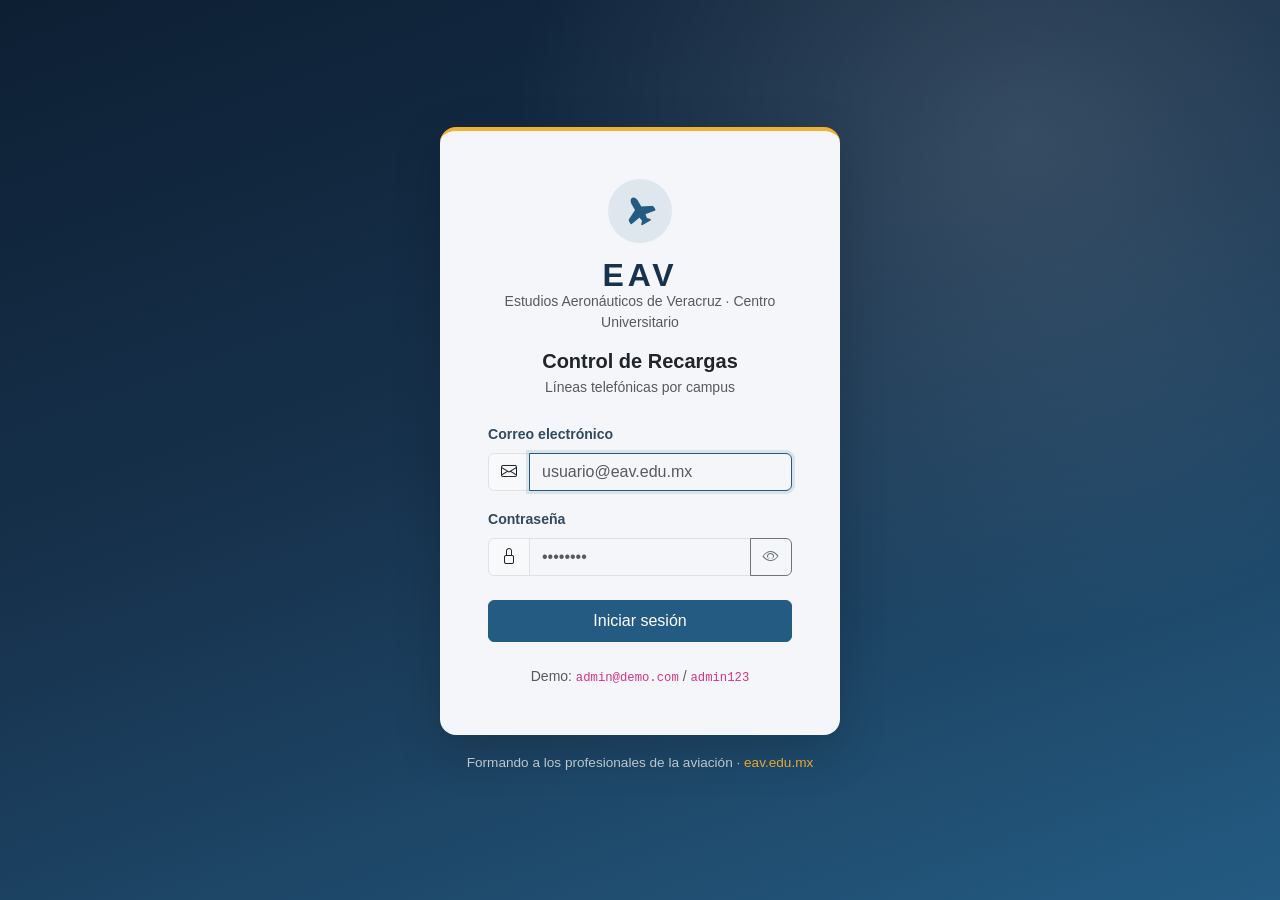
<file: index.html>
<!doctype html>
<!--
  index.html — Inicio de sesión
  Lógica: js/pages/login.js · Estilos propios: css/pages/login.css
-->
<html lang="es">
<head>
  <meta charset="utf-8">
  <meta name="viewport" content="width=device-width, initial-scale=1">
  <title>Iniciar sesión · EAV Recargas</title>
  <!-- Librerías (locales, funcionan sin internet) -->
  <link href="vendor/bootstrap/bootstrap.min.css" rel="stylesheet">
  <link href="vendor/bootstrap-icons/bootstrap-icons.min.css" rel="stylesheet">
  <!-- Estilos propios: tema → componentes → página -->
  <link href="css/base.css" rel="stylesheet">
  <link href="css/components.css" rel="stylesheet">
  <link href="css/pages/login.css" rel="stylesheet">
</head>
<body class="login-page">

  <!-- Tarjeta de inicio de sesión -->
  <div class="card login-card shadow-lg">
    <div class="card-body p-4 p-sm-5">
      <!-- Marca EAV -->
      <div class="text-center mb-4">
        <span class="login-icon mb-3"><i class="bi bi-airplane-fill"></i></span>
        <div class="login-brand">EAV</div>
        <p class="text-muted small mb-3">Estudios Aeronáuticos de Veracruz · Centro Universitario</p>
        <h1 class="h5 fw-bold mb-1">Control de Recargas</h1>
        <p class="text-muted small mb-0">Líneas telefónicas por campus</p>
      </div>

      <!-- Formulario: correo + contraseña -->
      <form id="loginForm" novalidate>
        <div class="alert alert-danger py-2 small form-error d-none"></div>

        <div class="mb-3">
          <label for="email" class="form-label">Correo electrónico</label>
          <div class="input-group">
            <span class="input-group-text"><i class="bi bi-envelope"></i></span>
            <input type="email" class="form-control" id="email" placeholder="usuario@eav.edu.mx" required autofocus>
          </div>
        </div>

        <div class="mb-4">
          <label for="password" class="form-label">Contraseña</label>
          <div class="input-group">
            <span class="input-group-text"><i class="bi bi-lock"></i></span>
            <input type="password" class="form-control" id="password" placeholder="••••••••" required>
            <button class="btn btn-outline-secondary" type="button" id="togglePass" title="Mostrar contraseña">
              <i class="bi bi-eye"></i>
            </button>
          </div>
        </div>

        <button type="submit" class="btn btn-primary w-100 py-2" id="btnLogin">
          <span class="spinner-border spinner-border-sm me-2 d-none"></span>Iniciar sesión
        </button>
      </form>

      <!-- Usuario de prueba (se oculta solo cuando se conecta el backend real) -->
      <p class="text-center text-muted small mt-4 mb-0" id="demoHint">
        Demo: <code>admin@demo.com</code> / <code>admin123</code>
      </p>
    </div>
  </div>

  <p class="login-footer">Formando a los profesionales de la aviación · <a href="https://www.eav.edu.mx/" target="_blank" rel="noopener">eav.edu.mx</a></p>

  <!-- ===== Scripts (el orden importa: cada capa usa las anteriores) ===== -->
  <script src="vendor/bootstrap/bootstrap.bundle.min.js"></script>
  <!-- Configuración y núcleo -->
  <script src="js/config.js"></script>
  <script src="js/core/formato.js"></script>
  <script src="js/core/session.js"></script>
  <!-- Capa de datos -->
  <script src="js/api/mock-store.js"></script>
  <script src="js/api/mock-api.js"></script>
  <script src="js/api/remote-api.js"></script>
  <script src="js/api/api.js"></script>
  <!-- Interfaz -->
  <script src="js/ui/formularios.js"></script>
  <!-- Página -->
  <script src="js/pages/login.js"></script>
</body>
</html>
</file>
<file: css/base.css>
/* =========================================================
   base.css — Tema visual de EAV
   ---------------------------------------------------------
   Colores institucionales, tipografía y ajustes de los
   colores de Bootstrap. Para cambiar la paleta de toda la
   plataforma basta con editar las variables de :root.
   ========================================================= */

/* ---------- Paleta institucional ---------- */
:root {
  --navy: #17324d;        /* azul marino: barra superior, títulos */
  --blue: #245b82;        /* azul principal: botones y enlaces */
  --gold: #f2b134;        /* dorado: acentos de marca EAV */
  --navy-deep: #0d1f33;   /* azul nocturno: fondo del login */

  /* Variables de Bootstrap que se reemplazan por la paleta EAV */
  --bs-primary: #245b82;
  --bs-primary-rgb: 36, 91, 130;
  --bs-body-bg: #f4f6fa;
}

/* ---------- Página ---------- */
body {
  min-height: 100vh;
  font-family: Inter, "Segoe UI", Arial, sans-serif;
  color: #263746;
}

/* ---------- Colores "primary" de Bootstrap ---------- */
.btn-primary {
  --bs-btn-bg: var(--blue);
  --bs-btn-border-color: var(--blue);
  --bs-btn-hover-bg: var(--navy);
  --bs-btn-hover-border-color: var(--navy);
  --bs-btn-active-bg: var(--navy);
}
.btn-outline-primary {
  --bs-btn-color: var(--blue);
  --bs-btn-border-color: var(--blue);
  --bs-btn-hover-bg: var(--blue);
  --bs-btn-hover-border-color: var(--blue);
}
.text-primary { color: var(--blue) !important; }

/* La barra superior (y cualquier .bg-primary) usa un degradado azul */
.navbar.bg-primary, .bg-primary { background: linear-gradient(120deg, var(--navy), var(--blue)) !important; }
</file>
<file: css/components.css>
/* =========================================================
   components.css — Componentes reutilizables
   ---------------------------------------------------------
   Estilos que comparten varias páginas: logo, tarjetas,
   indicadores, tablas, formularios y estados vacíos.
   ========================================================= */

/* ---------- Logo "EAV" de la barra superior ---------- */
.brand-badge {
  display: inline-grid; place-items: center;
  padding: 2px 8px; border-radius: 6px;
  background: var(--gold); color: var(--navy);
  font-weight: 800; letter-spacing: .06em; font-size: .9rem;
}

/* ---------- Tarjetas ---------- */
.card { border: 0; border-radius: .75rem; box-shadow: 0 1px 3px rgba(16, 24, 40, .08); }

/* Indicadores del dashboard y del historial (ícono + número) */
.stat-card .stat-icon {
  width: 48px; height: 48px;
  display: inline-flex; align-items: center; justify-content: center;
  border-radius: .75rem;
  font-size: 1.4rem;
  flex-shrink: 0;
}
.stat-card .stat-value { font-size: 1.5rem; font-weight: 700; line-height: 1.1; }

/* Tarjeta de cada campus en el dashboard */
.campus-card { transition: transform .15s, box-shadow .15s; }
.campus-card:hover { transform: translateY(-3px); box-shadow: 0 8px 20px rgba(16, 24, 40, .12); }
.campus-card .campus-icon {
  width: 44px; height: 44px;
  display: inline-flex; align-items: center; justify-content: center;
  border-radius: .6rem;
  background: rgba(242, 177, 52, .18);
  color: #a86f00;
  font-size: 1.3rem;
}

/* ---------- Tablas ---------- */
.table > :not(caption) > * > * { padding: .75rem .9rem; }
.table thead th {
  font-size: .78rem;
  text-transform: uppercase;
  letter-spacing: .03em;
  color: #6c757d;
  font-weight: 600;
  background: #f8f9fb;
}
/* Números telefónicos en fuente monoespaciada (dígitos alineados) */
.phone { font-family: ui-monospace, SFMono-Regular, Menlo, monospace; font-weight: 600; }

/* Historial de recargas: muchas columnas, se desplaza horizontalmente */
.tabla-historial { min-width: 1100px; font-size: .9rem; }
.tabla-historial .obs { max-width: 220px; white-space: normal; }

/* ---------- Mensaje cuando una lista está vacía ---------- */
.empty-state { padding: 3rem 1rem; text-align: center; color: #6c757d; }
.empty-state i { font-size: 2.5rem; display: block; margin-bottom: .5rem; }

/* ---------- Encabezado de página (título + botón) ---------- */
.page-header { gap: .75rem; }

/* ---------- Formularios ---------- */
/* Título numerado de cada sección de un formulario ("1 Datos de la línea") */
.section-heading {
  display: flex; align-items: center; gap: 10px;
  margin: 0 0 14px; color: var(--navy); font-size: 1rem; font-weight: 700;
}
.section-heading .number {
  display: inline-grid; place-items: center;
  width: 28px; height: 28px; border-radius: 8px;
  background: #e8f1f8; color: var(--blue); font-size: .9rem;
}
.form-label { font-size: .88rem; font-weight: 600; color: #33495d; }
.required { color: #b42318; }   /* asterisco de campo obligatorio */
.form-control:focus, .form-select:focus { border-color: var(--blue); box-shadow: 0 0 0 3px rgba(36, 91, 130, .12); }
</file>
<file: css/pages/login.css>
/* =========================================================
   pages/login.css — Pantalla de inicio de sesión (index.html)
   ========================================================= */

/* Fondo "cielo nocturno" con la tarjeta centrada */
.login-page {
  display: flex;
  flex-direction: column;
  align-items: center;
  justify-content: center;
  gap: 18px;
  padding: 16px;
  background:
    radial-gradient(circle at 80% 15%, rgba(255, 255, 255, .14) 0, transparent 40%),
    linear-gradient(160deg, var(--navy-deep) 0%, var(--navy) 45%, var(--blue) 100%);
}

/* Tarjeta del formulario, con franja dorada arriba */
.login-card {
  width: 100%;
  max-width: 400px;
  border: 0;
  border-top: 4px solid var(--gold);
  border-radius: 1rem;
}

/* Ícono de avión inclinado, como en despegue */
.login-icon {
  width: 64px; height: 64px;
  display: inline-flex; align-items: center; justify-content: center;
  border-radius: 50%;
  background: rgba(36, 91, 130, .1);
  color: var(--blue);
  font-size: 1.8rem;
  transform: rotate(-30deg);
}

/* Siglas grandes "EAV" */
.login-brand { font-size: 2rem; font-weight: 800; letter-spacing: .12em; color: var(--navy); line-height: 1; }

/* Pie con enlace al sitio oficial */
.login-footer { color: rgba(255, 255, 255, .75); font-size: .85rem; text-align: center; margin: 0; }
.login-footer a { color: var(--gold); text-decoration: none; }
</file>
